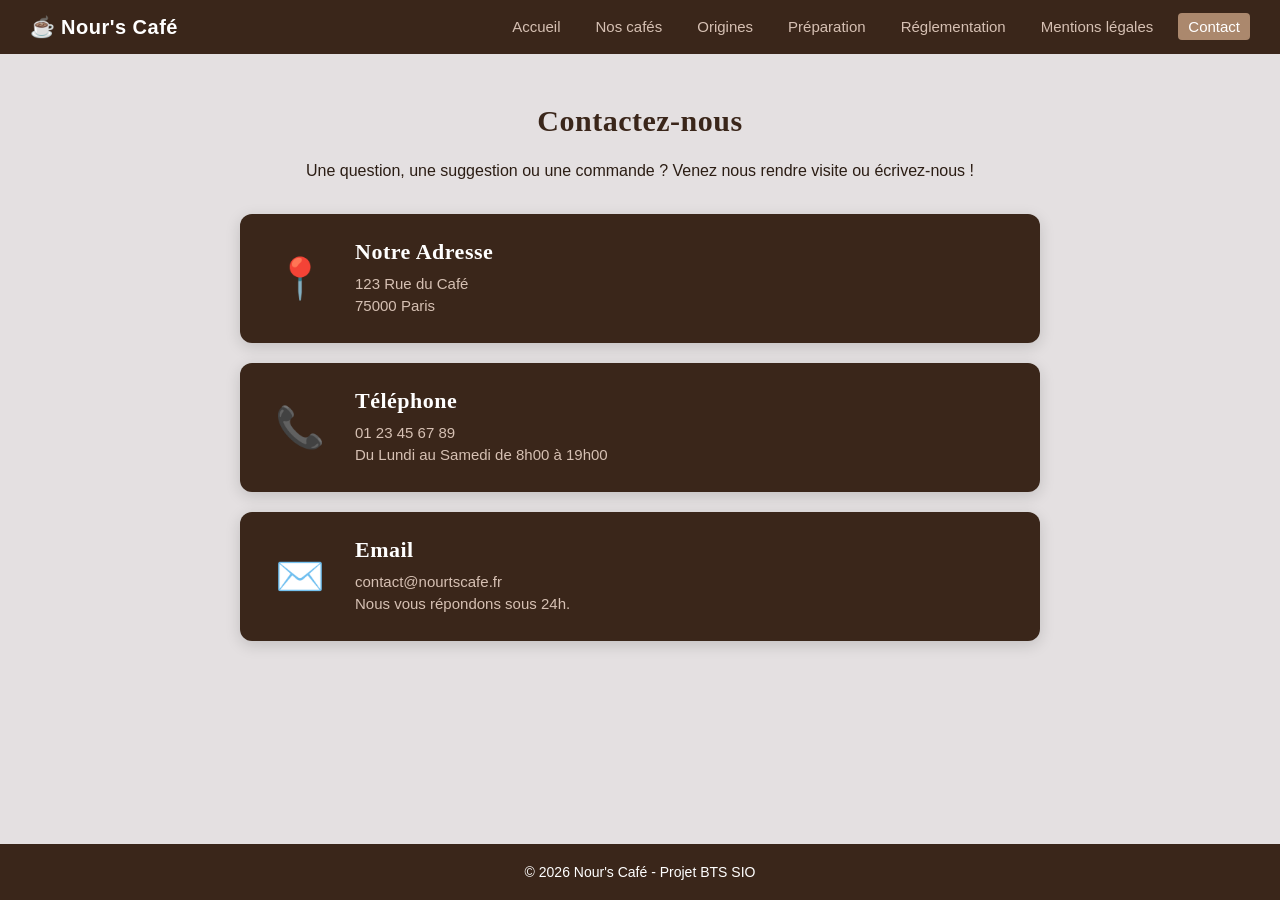
<file: Contacts.html>
<!DOCTYPE html>
<html lang="fr">
<head>
    <meta charset="UTF-8">
    <title>Nour's Café — Contact</title>
    <link rel="stylesheet" href="style.css">
</head>
<body>

    <header class="navbar">
        <div class="logo">
            <span>☕</span> <span>Nour's Café</span>
        </div>
        <nav class="menu">
            <ul>
                <li><a href="index.html">Accueil</a></li>
                <li><a href="noscafes.html">Nos cafés</a></li>
                <li><a href="Origine.html">Origines</a></li>
                <li><a href="Préparations.html">Préparation</a></li>
                <li><a href="Règlementations.html">Réglementation</a></li>
                <li><a href="Mentionslégales.html">Mentions légales</a></li>
                <li><a href="Contacts.html"class="active">Contact</a></li>
            </ul>
        </nav>
    </header>

    <main class="page-contenu">
        <div class="titre-section">
            <h1>Contactez-nous</h1>
            <p>Une question, une suggestion ou une commande ? Venez nous rendre visite ou écrivez-nous !</p>
        </div>

        <div class="liste-prep">
            
            <div class="carte-horizontale">
                <div class="numero-etape">📍</div>
                <div class="carte-info">
                    <h3>Notre Adresse</h3>
                    <p>123 Rue du Café<br>75000 Paris</p>
                </div>
            </div>

            <div class="carte-horizontale">
                <div class="numero-etape">📞</div>
                <div class="carte-info">
                    <h3>Téléphone</h3>
                    <p>01 23 45 67 89<br>Du Lundi au Samedi de 8h00 à 19h00</p>
                </div>
            </div>

            <div class="carte-horizontale">
                <div class="numero-etape">✉️</div>
                <div class="carte-info">
                    <h3>Email</h3>
                    <p>contact@nourtscafe.fr<br>Nous vous répondons sous 24h.</p>
                </div>
            </div>

        </div>
    </main>

    <footer>
        <p>© 2026 Nour's Café - Projet BTS SIO</p>
    </footer>

</body>
</html>
</file>
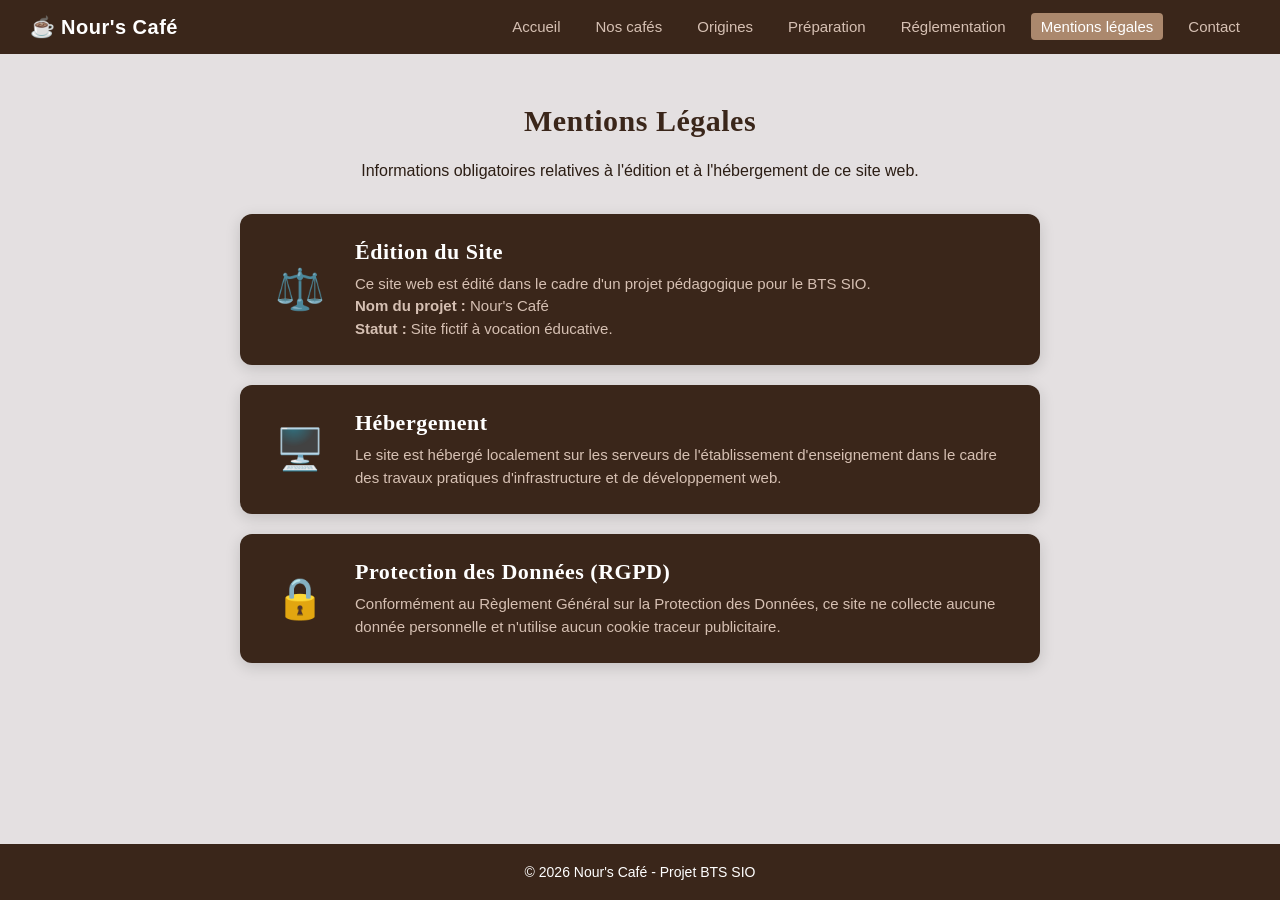
<file: Mentionslégales.html>
<!DOCTYPE html>
<html lang="fr">
<head>
    <meta charset="UTF-8">
    <title>Nour's Café — Mentions Légales</title>
    <link rel="stylesheet" href="style.css">
</head>
<body>

    <header class="navbar">
        <div class="logo">
            <span>☕</span> <span>Nour's Café</span>
        </div>
        <nav class="menu">
            <ul>
                <li><a href="index.html">Accueil</a></li>
                <li><a href="noscafes.html">Nos cafés</a></li>
                <li><a href="Origine.html">Origines</a></li>
                <li><a href="Préparations.html">Préparation</a></li>
                <li><a href="Règlementations.html">Réglementation</a></li>
                <li><a href="Mentionslégales.html"class="active">Mentions légales</a></li>
                <li><a href="Contacts.html">Contact</a></li>
            </ul>
        </nav>
    </header>

   <main class="page-contenu">
        <div class="titre-section">
            <h1>Mentions Légales</h1>
            <p>Informations obligatoires relatives à l'édition et à l'hébergement de ce site web.</p>
        </div>

        <div class="liste-prep">
            
            <div class="carte-horizontale">
                <div class="numero-etape">⚖️</div>
                <div class="carte-info">
                    <h3>Édition du Site</h3>
                    <p>Ce site web est édité dans le cadre d'un projet pédagogique pour le BTS SIO. <br><strong>Nom du projet :</strong> Nour's Café<br><strong>Statut :</strong> Site fictif à vocation éducative.</p>
                </div>
            </div>

            <div class="carte-horizontale">
                <div class="numero-etape">🖥️</div>
                <div class="carte-info">
                    <h3>Hébergement</h3>
                    <p>Le site est hébergé localement sur les serveurs de l'établissement d'enseignement dans le cadre des travaux pratiques d'infrastructure et de développement web.</p>
                </div>
            </div>

            <div class="carte-horizontale">
                <div class="numero-etape">🔒</div>
                <div class="carte-info">
                    <h3>Protection des Données (RGPD)</h3>
                    <p>Conformément au Règlement Général sur la Protection des Données, ce site ne collecte aucune donnée personnelle et n'utilise aucun cookie traceur publicitaire.</p>
                </div>
            </div>

        </div>
    </main>

    <footer>
        <p>© 2026 Nour's Café - Projet BTS SIO</p>
    </footer>

</body>
</html>
</file>
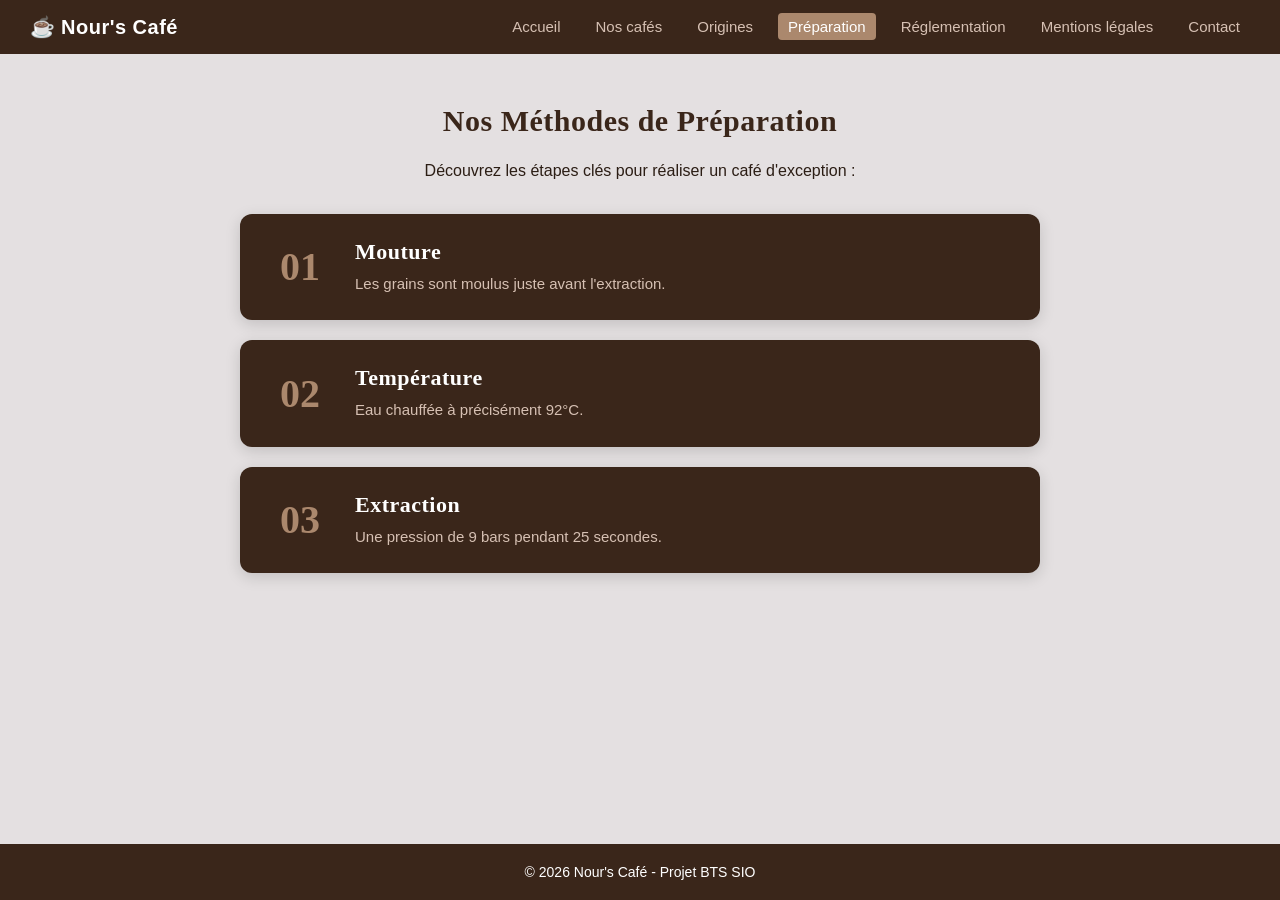
<file: Préparations.html>
<!DOCTYPE html>
<html lang="fr">
<head>
    <meta charset="UTF-8">
    <title>Nour's Café — Préparation</title>
    <link rel="stylesheet" href="style.css">
</head>
<body>

    <header class="navbar">
        <div class="logo">
            <span>☕</span> <span>Nour's Café</span>
        </div>
        <nav class="menu">
            <ul>
                <li><a href="index.html">Accueil</a></li>
                <li><a href="noscafes.html">Nos cafés</a></li>
                <li><a href="Origine.html">Origines</a></li>
                <li><a href="Préparations.html" class="active">Préparation</a></li>
                <li><a href="Règlementations.html">Réglementation</a></li>
                <li><a href="Mentionslégales.html">Mentions légales</a></li>
                <li><a href="Contacts.html">Contact</a></li>
            </ul>
        </nav>
    </header>

    <main class="page-contenu">
        <div class="titre-section">
            <h1>Nos Méthodes de Préparation</h1>
            <p>Découvrez les étapes clés pour réaliser un café d'exception :</p>
        </div>

        <div class="liste-prep">
            
            <!-- Étape 1 -->
            <div class="carte-horizontale">
                <div class="numero-etape">01</div>
                <div class="carte-info">
                    <h3>Mouture</h3>
                    <p>Les grains sont moulus juste avant l'extraction.</p>
                </div>
            </div>

            <!-- Étape 2 -->
            <div class="carte-horizontale">
                <div class="numero-etape">02</div>
                <div class="carte-info">
                    <h3>Température</h3>
                    <p>Eau chauffée à précisément 92°C.</p>
                </div>
            </div>

            <!-- Étape 3 -->
            <div class="carte-horizontale">
                <div class="numero-etape">03</div>
                <div class="carte-info">
                    <h3>Extraction</h3>
                    <p>Une pression de 9 bars pendant 25 secondes.</p>
                </div>
            </div>

        </div>
    </main>

    <footer>
        <p>© 2026 Nour's Café - Projet BTS SIO</p>
    </footer>

</body>
</html>
</file>
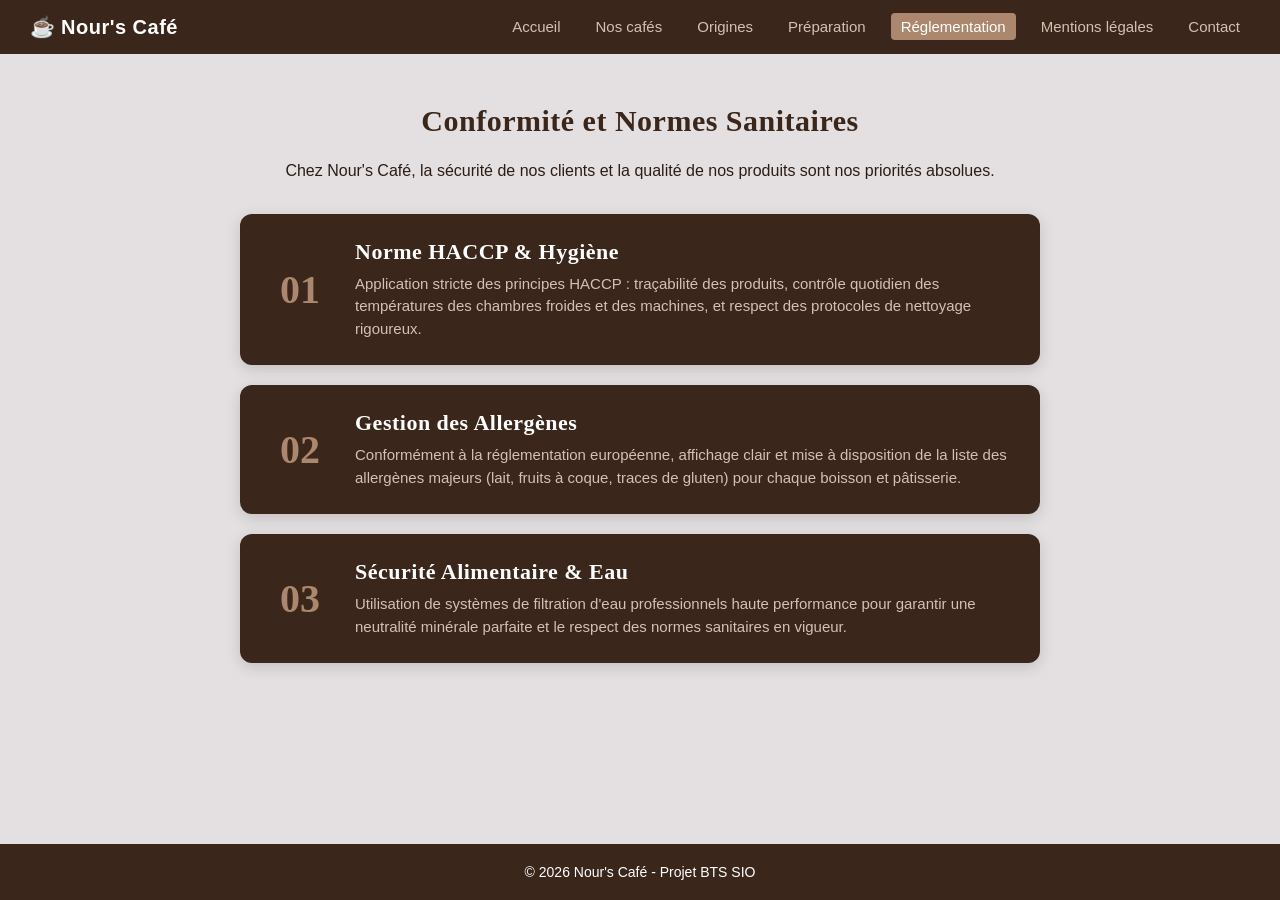
<file: Règlementations.html>
<!DOCTYPE html>
<html lang="fr">
<head>
    <meta charset="UTF-8">
    <title>Nour's Café — Réglementation</title>
    <link rel="stylesheet" href="style.css">
</head>
<body>

   <header class="navbar">
        <div class="logo">
            <span>☕</span> <span>Nour's Café</span>
        </div>
        <nav class="menu">
            <ul>
                <li><a href="index.html">Accueil</a></li>
                <li><a href="noscafes.html">Nos cafés</a></li>
                <li><a href="Origine.html">Origines</a></li>
                <li><a href="Préparations.html">Préparation</a></li>
                <li><a href="Règlementations.html"class="active">Réglementation</a></li>
                <li><a href="Mentionslégales.html">Mentions légales</a></li>
                <li><a href="Contacts.html">Contact</a></li>
            </ul>
        </nav>
    </header>

    <main class="page-contenu">
        <div class="titre-section">
            <h1>Conformité et Normes Sanitaires</h1>
            <p>Chez Nour's Café, la sécurité de nos clients et la qualité de nos produits sont nos priorités absolues.</p>
        </div>

        <div class="liste-prep">
            
            <div class="carte-horizontale">
                <div class="numero-etape">01</div>
                <div class="carte-info">
                    <h3>Norme HACCP & Hygiène</h3>
                    <p>Application stricte des principes HACCP : traçabilité des produits, contrôle quotidien des températures des chambres froides et des machines, et respect des protocoles de nettoyage rigoureux.</p>
                </div>
            </div>

            <div class="carte-horizontale">
                <div class="numero-etape">02</div>
                <div class="carte-info">
                    <h3>Gestion des Allergènes</h3>
                    <p>Conformément à la réglementation européenne, affichage clair et mise à disposition de la liste des allergènes majeurs (lait, fruits à coque, traces de gluten) pour chaque boisson et pâtisserie.</p>
                </div>
            </div>

            <div class="carte-horizontale">
                <div class="numero-etape">03</div>
                <div class="carte-info">
                    <h3>Sécurité Alimentaire & Eau</h3>
                    <p>Utilisation de systèmes de filtration d'eau professionnels haute performance pour garantir une neutralité minérale parfaite et le respect des normes sanitaires en vigueur.</p>
                </div>
            </div>

        </div>
    </main>

    <footer>
        <p>© 2026 Nour's Café - Projet BTS SIO</p>
    </footer>

</body>
</html>
</file>
<file: style.css>
* {
    margin: 0;
    padding: 0;
    box-sizing: border-box;
    font-family: 'Segoe UI', Tahoma, Geneva, Verdana, sans-serif;
}

/* Importation de la police élégante pour les titres */
@import url('https://fonts.googleapis.com/css2?family=Playfair+Display:wght@600;700&display=swap');

h1, h2, h3, .logo {
    font-family: 'Playfair Display', serif;
    letter-spacing: 0.5px;
}

/* Style général du body (pour toutes les pages par défaut) */
body {
    background-color: #E4E0E1;
    color: #2B1D14;
    min-height: 100vh;
    display: flex;
    flex-direction: column;
}

body.page-accueil {
    background-color: #AB886D; 
}

/* En-tête et Menu de navigation */
.navbar {
    position: sticky;
    top: 0;
    background-color: #3A261A;
    display: flex;
    justify-content: space-between;
    align-items: center;
    padding: 15px 30px;
    z-index: 1000;
}

.logo {
    color: #ffffff;
    font-size: 20px;
    font-weight: bold;
}

.menu ul {
    display: flex;
    list-style: none;
    gap: 15px;
}

.menu a {
    color: #D6C0B3;
    text-decoration: none;
    font-size: 15px;
    padding: 5px 10px;
    border-radius: 4px;
    transition: background-color 0.3s;
}

.menu a:hover,
.menu a.active {
    color: #ffffff;
    background-color: #AB886D;
}

/* Section Banner / Hero (Page d'accueil) */
.hero {
    background-color: #3A261A;
    color: #ffffff;
    display: flex;
    align-items: center;
    justify-content: space-between;
    padding: 50px 8%;
    flex: 1;
}

.hero-texte {
    max-width: 65%;     
}

.hero-texte h1 {
    font-size: 55px;
    font-weight: bold;
    margin-bottom: 20px;
    line-height: 1.2;
}

.hero-texte p {
    font-size: 18px;     
}

.hero-image img {
    width: 380px;
    height: auto;
}

/* Contenu des pages internes */
.page-contenu {
    padding: 50px 10%;
    text-align: center;
    flex: 1;
}

.page-contenu h1 {
    color: #3A261A;
    margin-bottom: 20px;
    font-size: 30px;
}

.page-contenu p {
    font-size: 16px;
    line-height: 1.6;
    margin-bottom: 15px;
}

/* Grille des cartes de café et autres pages */
.grille-cafes {
    display: flex;
    justify-content: center;
    gap: 20px;
    flex-wrap: wrap;
    margin-top: 30px;
}

.carte-cafe {
    background-color: #ffffff;
    border-radius: 8px;
    padding: 20px;
    width: 210px;
    text-align: center;
    box-shadow: 0 4px 10px rgba(0,0,0,0.05);
}

.carte-cafe img {
    width: 100px;
    height: 100px;
    object-fit: contain;
}

.carte-cafe h3 {
    margin: 10px 0;
    color: #3A261A;
}

.prix {
    display: block;
    margin-top: 10px;
    font-weight: bold;
    color: #AB886D;
}


.liste-prep {
    display: flex;
    flex-direction: column;
    gap: 20px;
    max-width: 800px;
    margin: 30px auto 0 auto;
}

.carte-horizontale {
    background-color: #3A261A;
    border-radius: 12px;
    padding: 25px 30px;
    display: flex;
    align-items: center;
    gap: 25px;
    box-shadow: 0 4px 15px rgba(0, 0, 0, 0.15);
    text-align: left;
}

.numero-etape {
    font-family: 'Playfair Display', serif;
    font-size: 40px;
    font-weight: bold;
    color: #AB886D;
    min-width: 60px;
    text-align: center;
}

.carte-info h3 {
    color: #ffffff;
    font-size: 22px;
    margin-bottom: 8px;
}

.carte-info p {
    color: #D6C0B3;
    font-size: 15px;
    line-height: 1.5;
    margin: 0;
}

/* Pied de page */
footer {
    background-color: #3A261A;
    color: #ffffff;
    text-align: center;
    padding: 20px;
    font-size: 14px;
    margin-top: auto;
}
</file>
